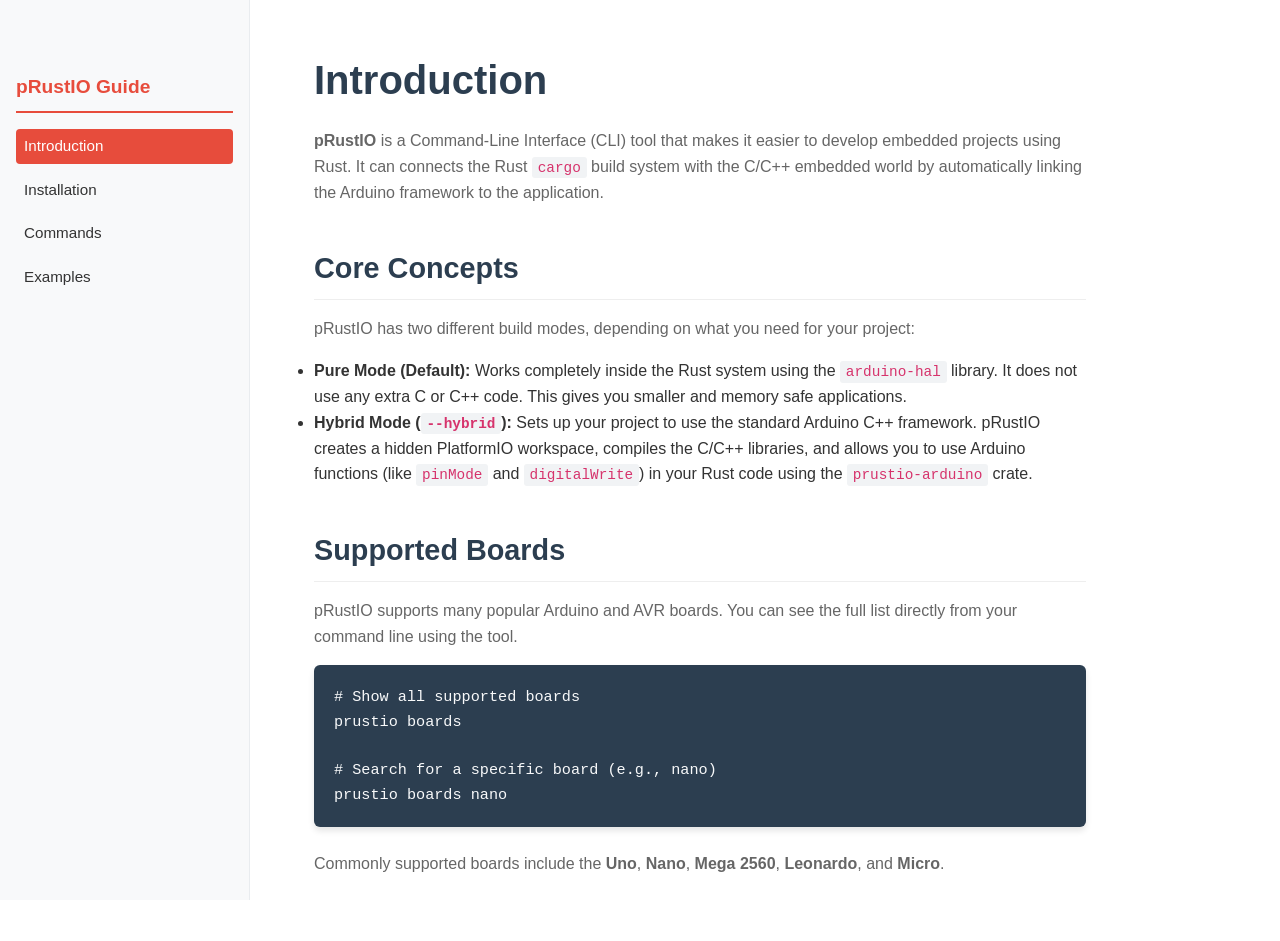
<file: doc/index.html>
<!DOCTYPE html>
<html lang="en">
<head>
    <meta charset="UTF-8">
    <meta name="viewport" content="width=device-width, initial-scale=1.0">
    <link rel="stylesheet" href="style.css">
    <title>Introduction - pRustIO Guide</title>
</head>
<body>

    <nav class="sidebar">
        <h2>pRustIO Guide</h2>
        <ul>
            <li><a href="index.html" class="active">Introduction</a></li>
            <li><a href="installation.html">Installation</a></li>
            <li><a href="commands.html">Commands</a></li>
            <li><a href="examples.html">Examples</a></li>
        </ul>
    </nav>

    <main class="content">
        <h1>Introduction</h1>
        <p>
            <strong>pRustIO</strong> is a Command-Line Interface (CLI) tool that makes it easier to develop embedded projects using Rust. It can connects the Rust <code>cargo</code> build system with the C/C++ embedded world by automatically linking the Arduino framework to the application.
        </p>

        <h2>Core Concepts</h2>
        <p>pRustIO has two different build modes, depending on what you need for your project:</p>
        <ul>
            <li>
                <strong>Pure Mode (Default):</strong> Works completely inside the Rust system using the <code>arduino-hal</code> library. It does not use any extra C or C++ code. This gives you smaller and memory safe applications.
            </li>
            <li>
                <strong>Hybrid Mode (<code>--hybrid</code>):</strong> Sets up your project to use the standard Arduino C++ framework. pRustIO creates a hidden PlatformIO workspace, compiles the C/C++ libraries, and allows you to use Arduino functions (like <code>pinMode</code> and <code>digitalWrite</code>) in your Rust code using the <code>prustio-arduino</code> crate.
            </li>
        </ul>

        <h2>Supported Boards</h2>
        <p>pRustIO supports many popular Arduino and AVR boards. You can see the full list directly from your command line using the tool.</p>
        <pre><code># Show all supported boards
prustio boards

# Search for a specific board (e.g., nano)
prustio boards nano</code></pre>
        <p>Commonly supported boards include the <strong>Uno</strong>, <strong>Nano</strong>, <strong>Mega 2560</strong>, <strong>Leonardo</strong>, and <strong>Micro</strong>.</p>
    </main>

</body>
</html>
</file>
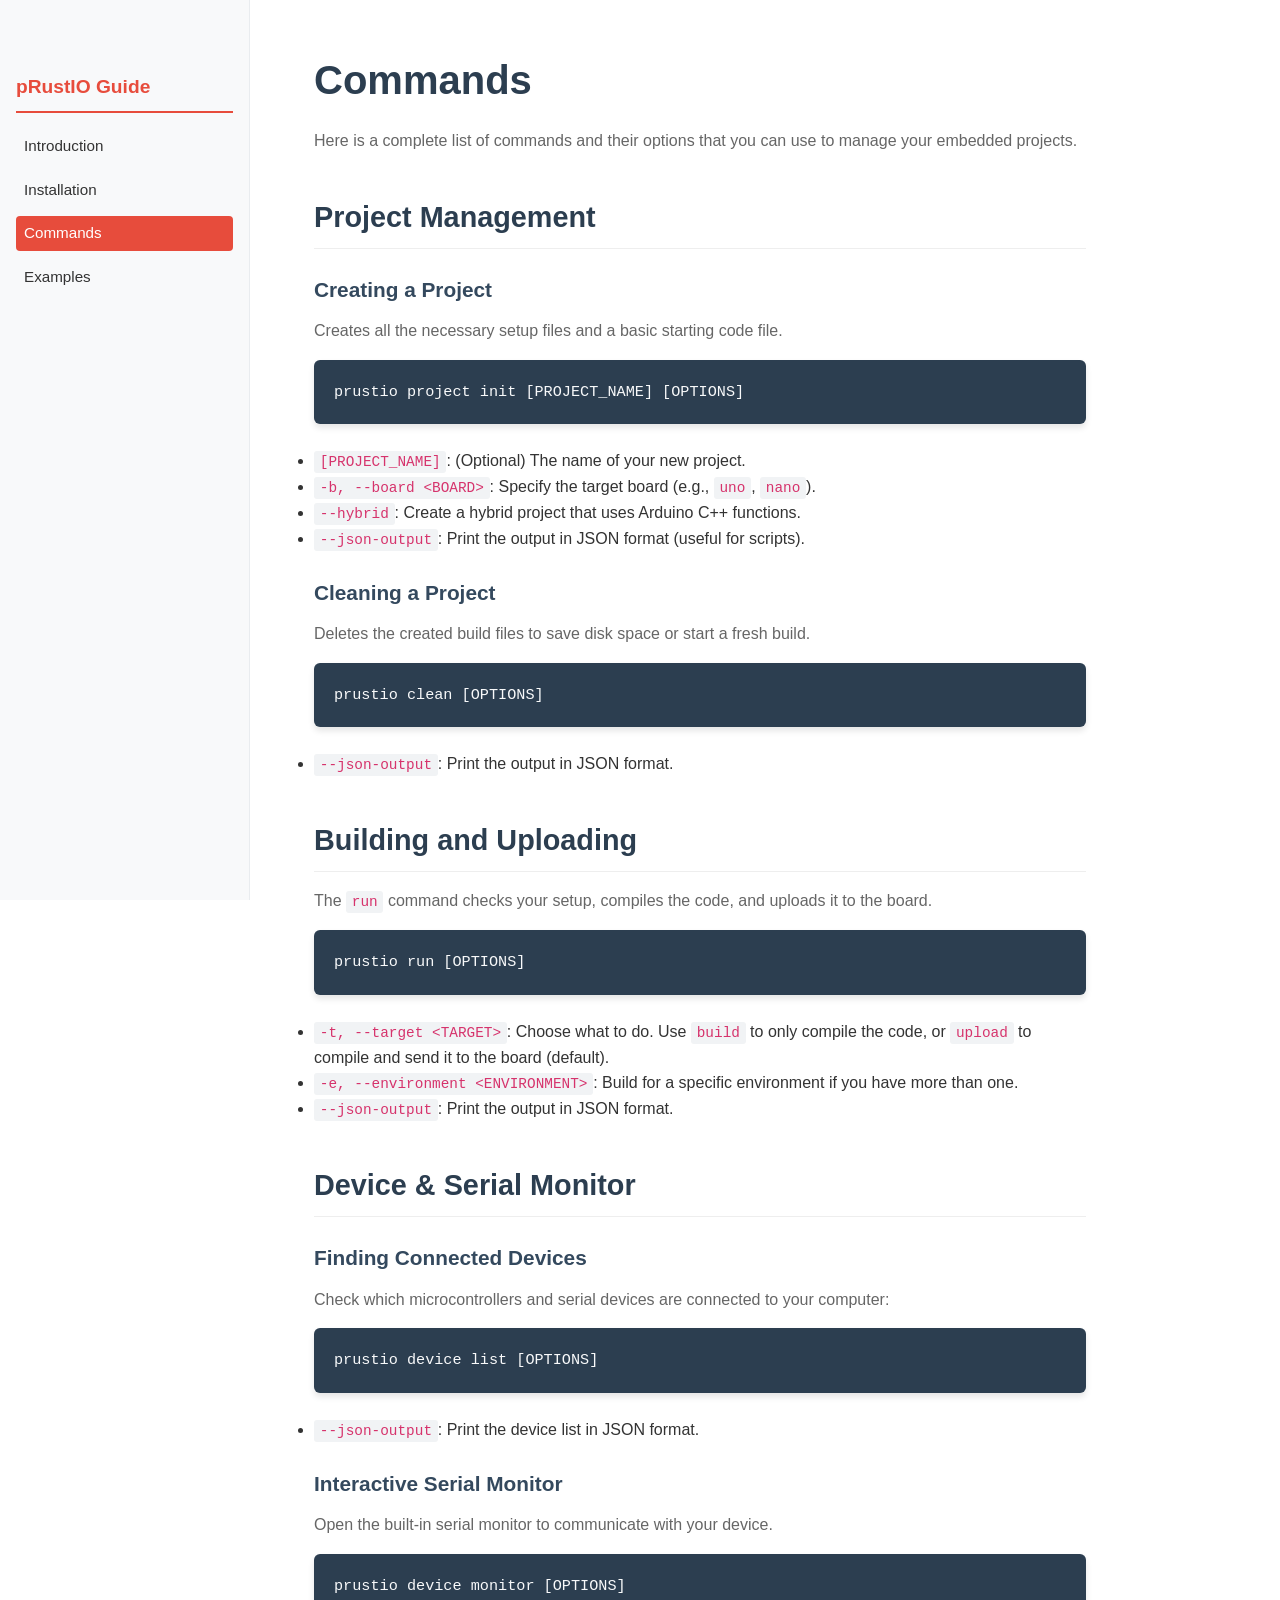
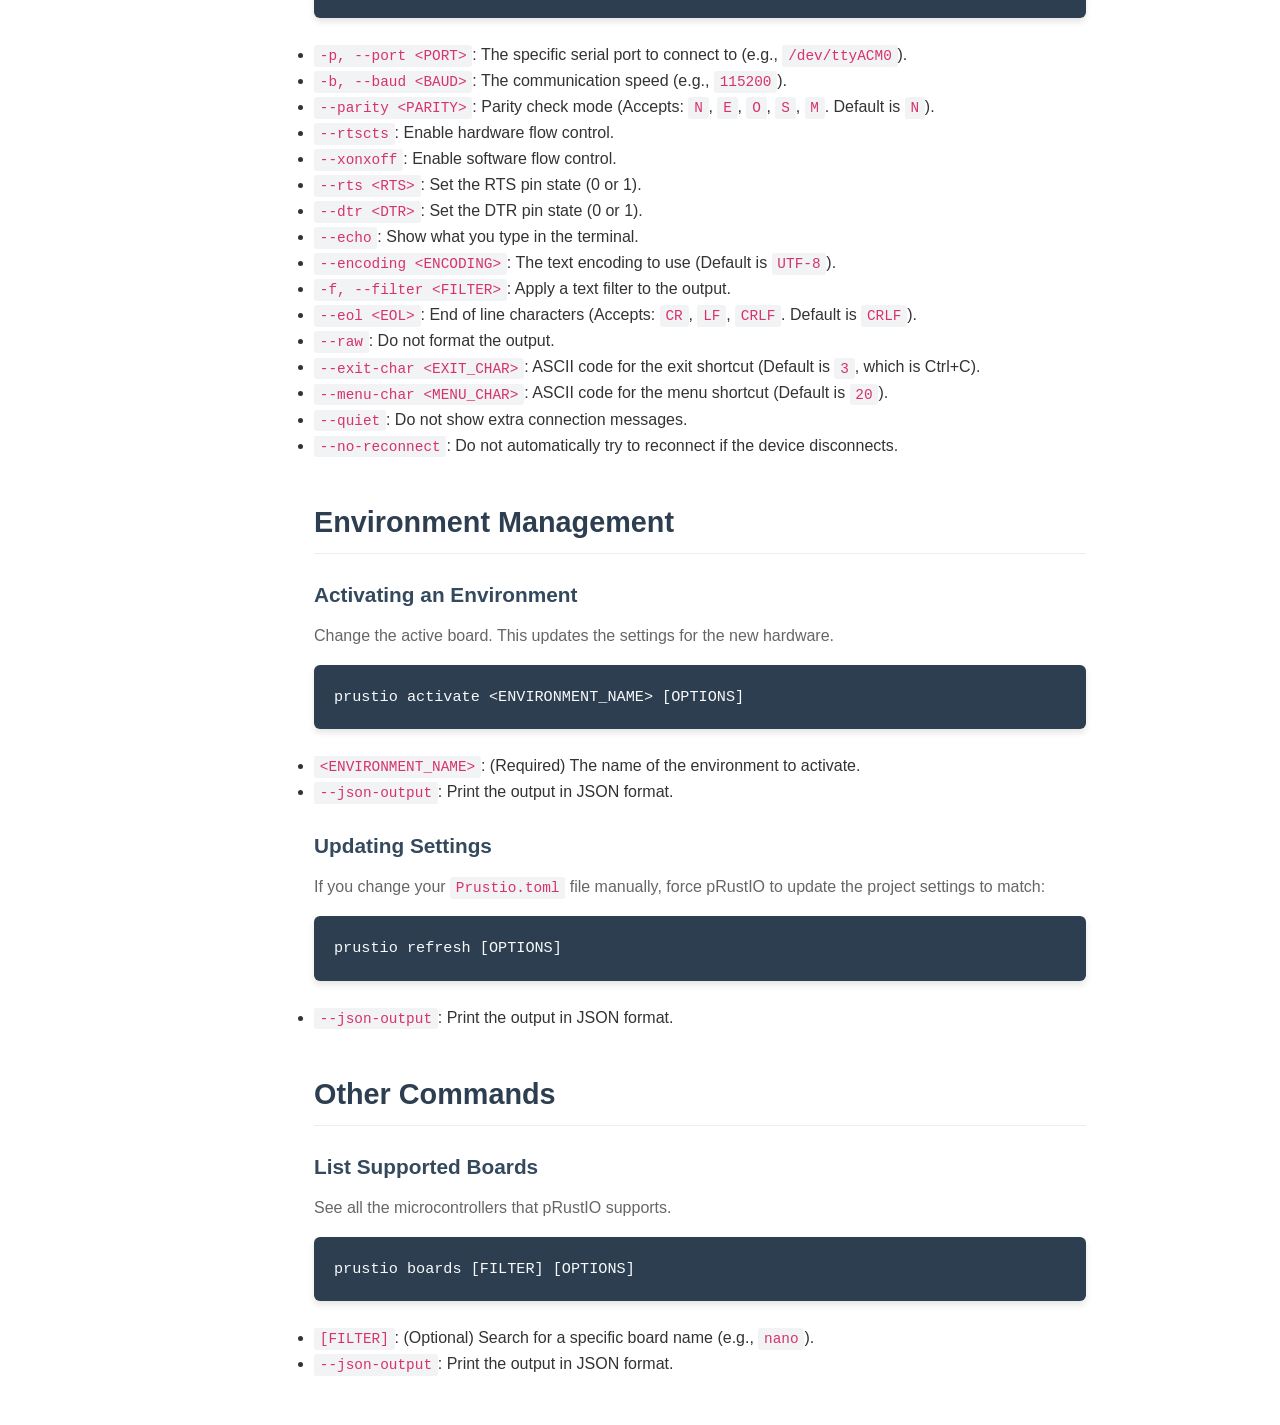
<file: doc/commands.html>
<!DOCTYPE html>
<html lang="en">
<head>
    <meta charset="UTF-8">
    <meta name="viewport" content="width=device-width, initial-scale=1.0">
    <link rel="stylesheet" href="style.css">
    <title>Commands - pRustIO Guide</title>
</head>
<body>

    <nav class="sidebar">
        <h2>pRustIO Guide</h2>
        <ul>
            <li><a href="index.html">Introduction</a></li>
            <li><a href="installation.html">Installation</a></li>
            <li><a href="commands.html" class="active">Commands</a></li>
            <li><a href="examples.html">Examples</a></li>
        </ul>
    </nav>

    <main class="content">
        <h1>Commands</h1>
        <p>Here is a complete list of commands and their options that you can use to manage your embedded projects.</p>

        <h2>Project Management</h2>

        <h3>Creating a Project</h3>
        <p>Creates all the necessary setup files and a basic starting code file.</p>
        <pre><code>prustio project init [PROJECT_NAME] [OPTIONS]</code></pre>
        <ul>
            <li><code>[PROJECT_NAME]</code>: (Optional) The name of your new project.</li>
            <li><code>-b, --board &lt;BOARD&gt;</code>: Specify the target board (e.g., <code>uno</code>, <code>nano</code>).</li>
            <li><code>--hybrid</code>: Create a hybrid project that uses Arduino C++ functions.</li>
            <li><code>--json-output</code>: Print the output in JSON format (useful for scripts).</li>
        </ul>

        <h3>Cleaning a Project</h3>
        <p>Deletes the created build files to save disk space or start a fresh build.</p>
        <pre><code>prustio clean [OPTIONS]</code></pre>
        <ul>
            <li><code>--json-output</code>: Print the output in JSON format.</li>
        </ul>

        <h2>Building and Uploading</h2>
        <p>The <code>run</code> command checks your setup, compiles the code, and uploads it to the board.</p>
        <pre><code>prustio run [OPTIONS]</code></pre>
        <ul>
            <li><code>-t, --target &lt;TARGET&gt;</code>: Choose what to do. Use <code>build</code> to only compile the code, or <code>upload</code> to compile and send it to the board (default).</li>
            <li><code>-e, --environment &lt;ENVIRONMENT&gt;</code>: Build for a specific environment if you have more than one.</li>
            <li><code>--json-output</code>: Print the output in JSON format.</li>
        </ul>

        <h2>Device & Serial Monitor</h2>

        <h3>Finding Connected Devices</h3>
        <p>Check which microcontrollers and serial devices are connected to your computer:</p>
        <pre><code>prustio device list [OPTIONS]</code></pre>
        <ul>
            <li><code>--json-output</code>: Print the device list in JSON format.</li>
        </ul>

        <h3>Interactive Serial Monitor</h3>
        <p>Open the built-in serial monitor to communicate with your device.</p>
        <pre><code>prustio device monitor [OPTIONS]</code></pre>
        <ul>
            <li><code>-p, --port &lt;PORT&gt;</code>: The specific serial port to connect to (e.g., <code>/dev/ttyACM0</code>).</li>
            <li><code>-b, --baud &lt;BAUD&gt;</code>: The communication speed (e.g., <code>115200</code>).</li>
            <li><code>--parity &lt;PARITY&gt;</code>: Parity check mode (Accepts: <code>N</code>, <code>E</code>, <code>O</code>, <code>S</code>, <code>M</code>. Default is <code>N</code>).</li>
            <li><code>--rtscts</code>: Enable hardware flow control.</li>
            <li><code>--xonxoff</code>: Enable software flow control.</li>
            <li><code>--rts &lt;RTS&gt;</code>: Set the RTS pin state (0 or 1).</li>
            <li><code>--dtr &lt;DTR&gt;</code>: Set the DTR pin state (0 or 1).</li>
            <li><code>--echo</code>: Show what you type in the terminal.</li>
            <li><code>--encoding &lt;ENCODING&gt;</code>: The text encoding to use (Default is <code>UTF-8</code>).</li>
            <li><code>-f, --filter &lt;FILTER&gt;</code>: Apply a text filter to the output.</li>
            <li><code>--eol &lt;EOL&gt;</code>: End of line characters (Accepts: <code>CR</code>, <code>LF</code>, <code>CRLF</code>. Default is <code>CRLF</code>).</li>
            <li><code>--raw</code>: Do not format the output.</li>
            <li><code>--exit-char &lt;EXIT_CHAR&gt;</code>: ASCII code for the exit shortcut (Default is <code>3</code>, which is Ctrl+C).</li>
            <li><code>--menu-char &lt;MENU_CHAR&gt;</code>: ASCII code for the menu shortcut (Default is <code>20</code>).</li>
            <li><code>--quiet</code>: Do not show extra connection messages.</li>
            <li><code>--no-reconnect</code>: Do not automatically try to reconnect if the device disconnects.</li>
        </ul>

        <h2>Environment Management</h2>

        <h3>Activating an Environment</h3>
        <p>Change the active board. This updates the settings for the new hardware.</p>
        <pre><code>prustio activate &lt;ENVIRONMENT_NAME&gt; [OPTIONS]</code></pre>
        <ul>
            <li><code>&lt;ENVIRONMENT_NAME&gt;</code>: (Required) The name of the environment to activate.</li>
            <li><code>--json-output</code>: Print the output in JSON format.</li>
        </ul>

        <h3>Updating Settings</h3>
        <p>If you change your <code>Prustio.toml</code> file manually, force pRustIO to update the project settings to match:</p>
        <pre><code>prustio refresh [OPTIONS]</code></pre>
        <ul>
            <li><code>--json-output</code>: Print the output in JSON format.</li>
        </ul>

        <h2>Other Commands</h2>

        <h3>List Supported Boards</h3>
        <p>See all the microcontrollers that pRustIO supports.</p>
        <pre><code>prustio boards [FILTER] [OPTIONS]</code></pre>
        <ul>
            <li><code>[FILTER]</code>: (Optional) Search for a specific board name (e.g., <code>nano</code>).</li>
            <li><code>--json-output</code>: Print the output in JSON format.</li>
        </ul>

    </main>

</body>
</html>
</file>
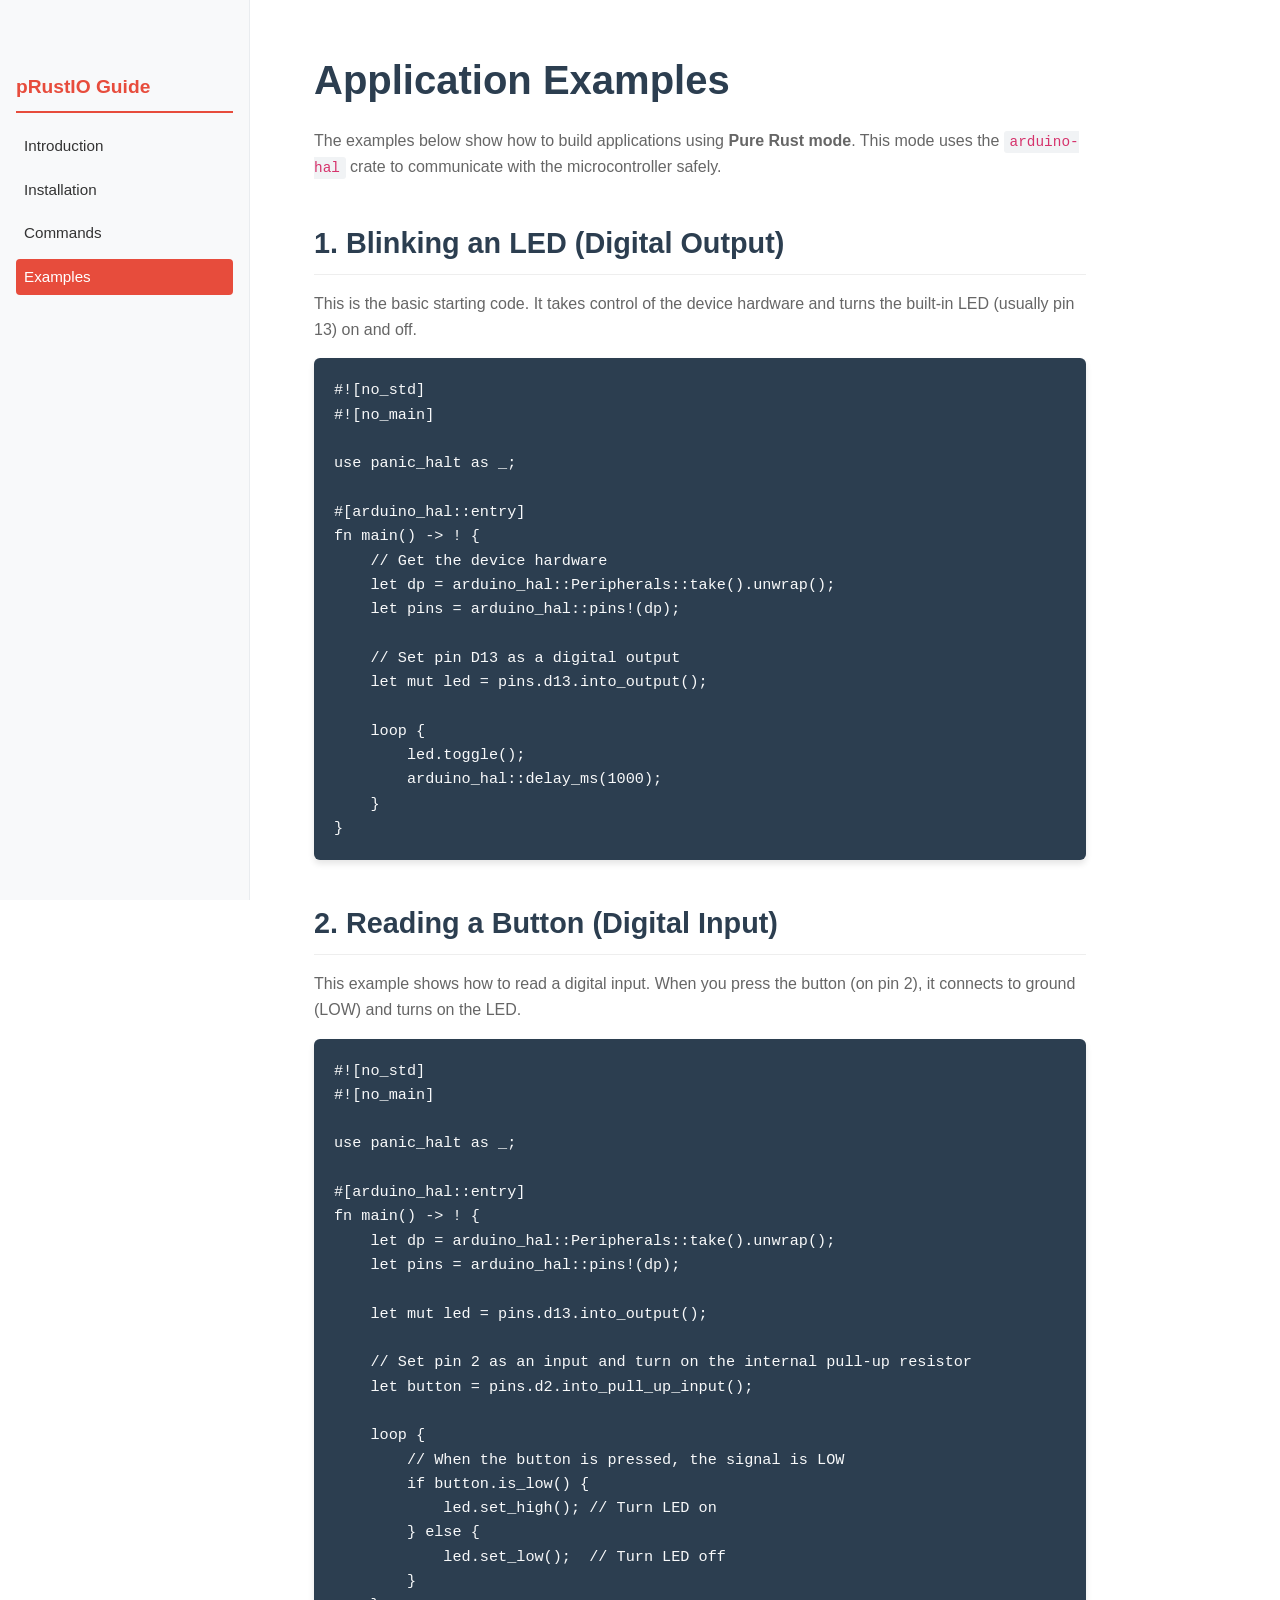
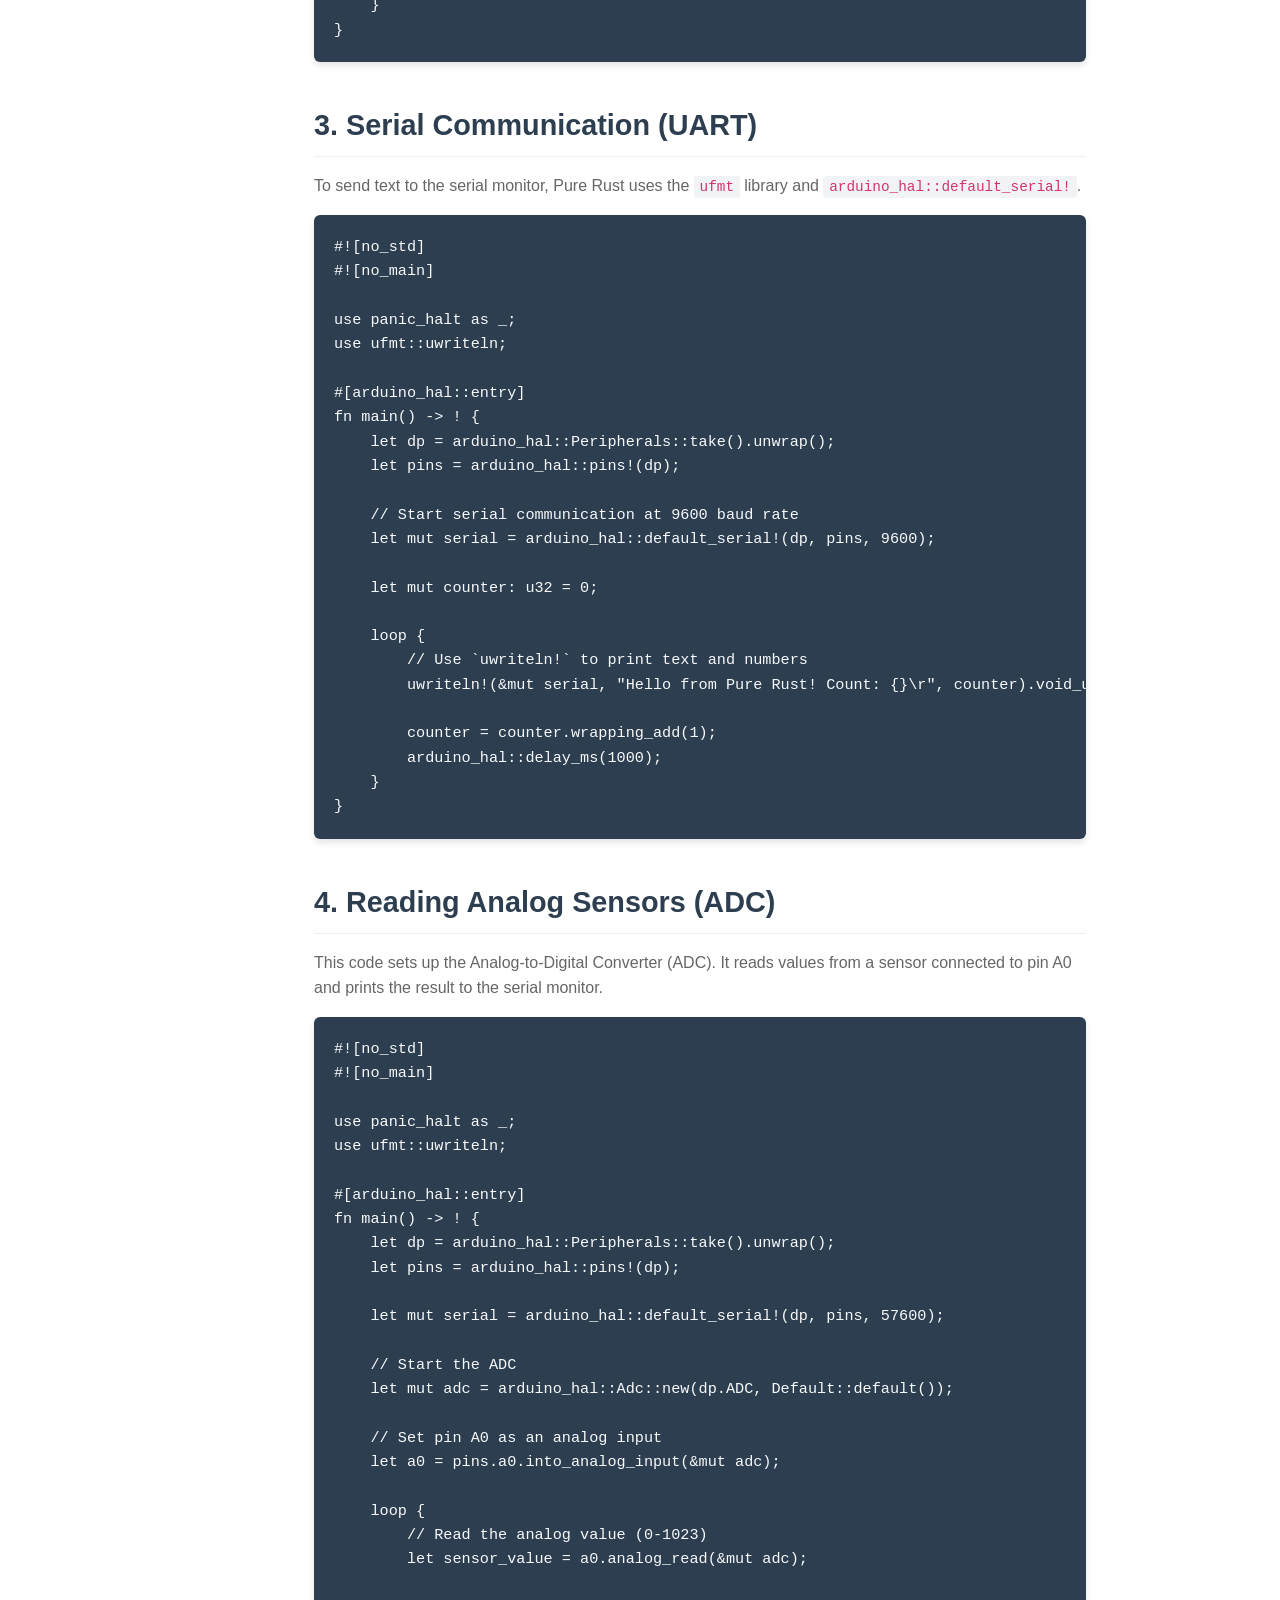
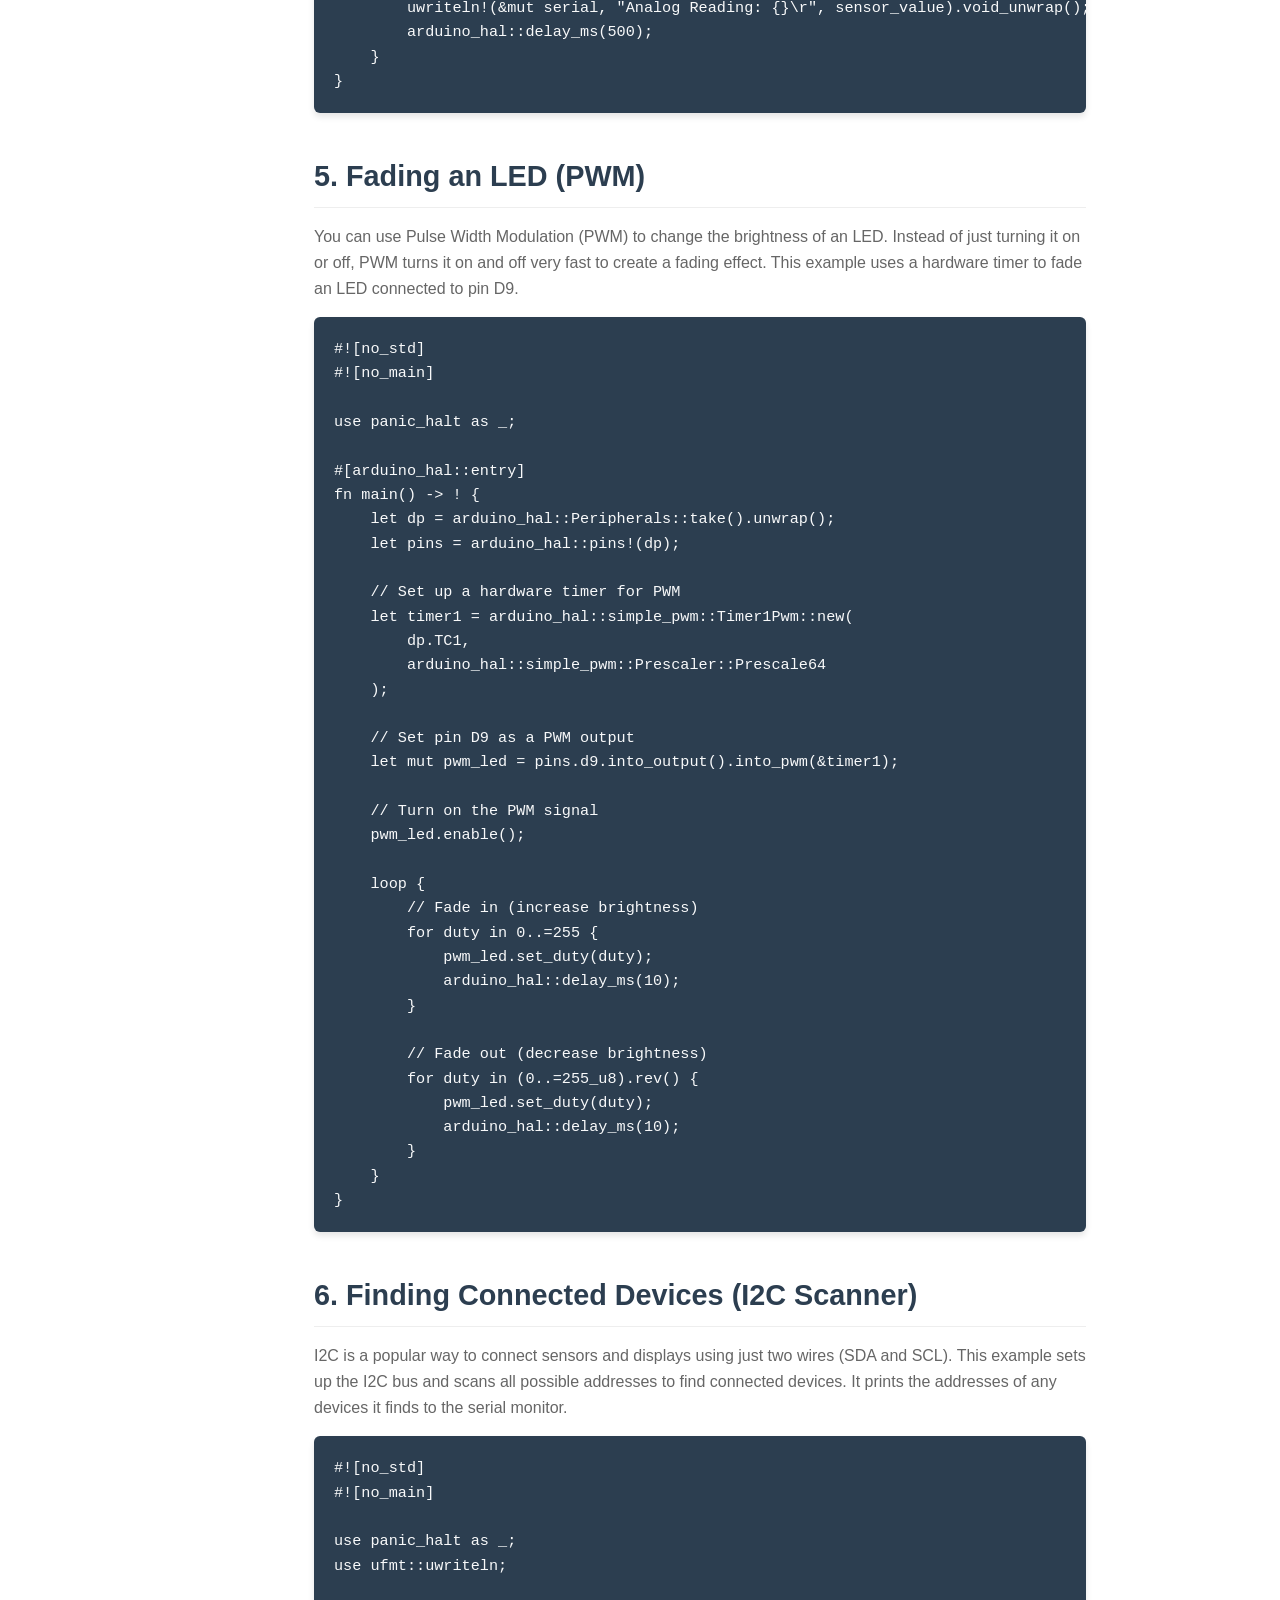
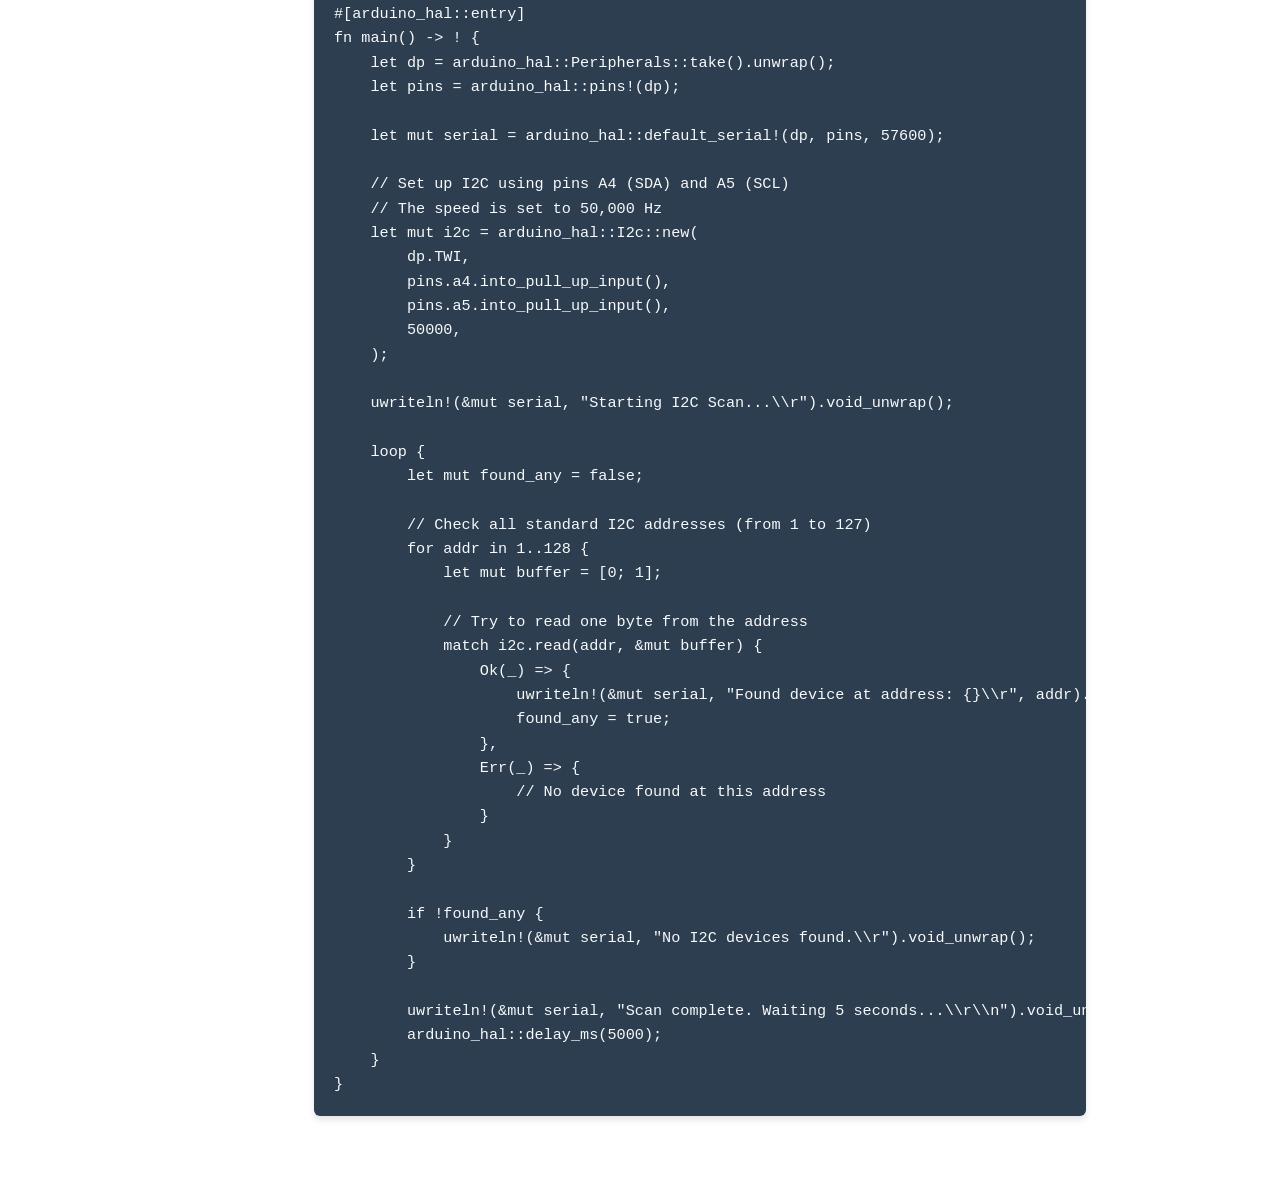
<file: doc/examples.html>
<!DOCTYPE html>
<html lang="en">
<head>
    <meta charset="UTF-8">
    <meta name="viewport" content="width=device-width, initial-scale=1.0">
    <link rel="stylesheet" href="style.css">
    <title>Examples - pRustIO Guide</title>
</head>
<body>

    <nav class="sidebar">
        <h2>pRustIO Guide</h2>
        <ul>
            <li><a href="index.html">Introduction</a></li>
            <li><a href="installation.html">Installation</a></li>
            <li><a href="commands.html">Commands</a></li>
            <li><a href="examples.html" class="active">Examples</a></li>
        </ul>
    </nav>

    <main class="content">
        <h1>Application Examples</h1>
        <p>The examples below show how to build applications using <strong>Pure Rust mode</strong>. This mode uses the <code>arduino-hal</code> crate to communicate with the microcontroller safely.</p>

        <h2>1. Blinking an LED (Digital Output)</h2>
        <p>This is the basic starting code. It takes control of the device hardware and turns the built-in LED (usually pin 13) on and off.</p>
        <pre><code>#![no_std]
#![no_main]

use panic_halt as _;

#[arduino_hal::entry]
fn main() -&gt; ! {
    // Get the device hardware
    let dp = arduino_hal::Peripherals::take().unwrap();
    let pins = arduino_hal::pins!(dp);

    // Set pin D13 as a digital output
    let mut led = pins.d13.into_output();

    loop {
        led.toggle();
        arduino_hal::delay_ms(1000);
    }
}</code></pre>

        <h2>2. Reading a Button (Digital Input)</h2>
        <p>This example shows how to read a digital input. When you press the button (on pin 2), it connects to ground (LOW) and turns on the LED.</p>
        <pre><code>#![no_std]
#![no_main]

use panic_halt as _;

#[arduino_hal::entry]
fn main() -&gt; ! {
    let dp = arduino_hal::Peripherals::take().unwrap();
    let pins = arduino_hal::pins!(dp);

    let mut led = pins.d13.into_output();

    // Set pin 2 as an input and turn on the internal pull-up resistor
    let button = pins.d2.into_pull_up_input();

    loop {
        // When the button is pressed, the signal is LOW
        if button.is_low() {
            led.set_high(); // Turn LED on
        } else {
            led.set_low();  // Turn LED off
        }
    }
}</code></pre>

        <h2>3. Serial Communication (UART)</h2>
        <p>To send text to the serial monitor, Pure Rust uses the <code>ufmt</code> library and <code>arduino_hal::default_serial!</code>.</p>
        <pre><code>#![no_std]
#![no_main]

use panic_halt as _;
use ufmt::uwriteln;

#[arduino_hal::entry]
fn main() -&gt; ! {
    let dp = arduino_hal::Peripherals::take().unwrap();
    let pins = arduino_hal::pins!(dp);

    // Start serial communication at 9600 baud rate
    let mut serial = arduino_hal::default_serial!(dp, pins, 9600);

    let mut counter: u32 = 0;

    loop {
        // Use `uwriteln!` to print text and numbers
        uwriteln!(&amp;mut serial, "Hello from Pure Rust! Count: {}\r", counter).void_unwrap();

        counter = counter.wrapping_add(1);
        arduino_hal::delay_ms(1000);
    }
}</code></pre>

        <h2>4. Reading Analog Sensors (ADC)</h2>
        <p>This code sets up the Analog-to-Digital Converter (ADC). It reads values from a sensor connected to pin A0 and prints the result to the serial monitor.</p>
        <pre><code>#![no_std]
#![no_main]

use panic_halt as _;
use ufmt::uwriteln;

#[arduino_hal::entry]
fn main() -&gt; ! {
    let dp = arduino_hal::Peripherals::take().unwrap();
    let pins = arduino_hal::pins!(dp);

    let mut serial = arduino_hal::default_serial!(dp, pins, 57600);

    // Start the ADC
    let mut adc = arduino_hal::Adc::new(dp.ADC, Default::default());

    // Set pin A0 as an analog input
    let a0 = pins.a0.into_analog_input(&amp;mut adc);

    loop {
        // Read the analog value (0-1023)
        let sensor_value = a0.analog_read(&amp;mut adc);

        uwriteln!(&amp;mut serial, "Analog Reading: {}\r", sensor_value).void_unwrap();
        arduino_hal::delay_ms(500);
    }
}</code></pre>

        <h2>5. Fading an LED (PWM)</h2>
        <p>
            You can use Pulse Width Modulation (PWM) to change the brightness of an LED. Instead of just turning it on or off, PWM turns it on and off very fast to create a fading effect. This example uses a hardware timer to fade an LED connected to pin D9.
        </p>
        <pre><code>#![no_std]
#![no_main]

use panic_halt as _;

#[arduino_hal::entry]
fn main() -&gt; ! {
    let dp = arduino_hal::Peripherals::take().unwrap();
    let pins = arduino_hal::pins!(dp);

    // Set up a hardware timer for PWM
    let timer1 = arduino_hal::simple_pwm::Timer1Pwm::new(
        dp.TC1,
        arduino_hal::simple_pwm::Prescaler::Prescale64
    );

    // Set pin D9 as a PWM output
    let mut pwm_led = pins.d9.into_output().into_pwm(&amp;timer1);

    // Turn on the PWM signal
    pwm_led.enable();

    loop {
        // Fade in (increase brightness)
        for duty in 0..=255 {
            pwm_led.set_duty(duty);
            arduino_hal::delay_ms(10);
        }

        // Fade out (decrease brightness)
        for duty in (0..=255_u8).rev() {
            pwm_led.set_duty(duty);
            arduino_hal::delay_ms(10);
        }
    }
}</code></pre>

        <h2>6. Finding Connected Devices (I2C Scanner)</h2>
        <p>
            I2C is a popular way to connect sensors and displays using just two wires (SDA and SCL). This example sets up the I2C bus and scans all possible addresses to find connected devices. It prints the addresses of any devices it finds to the serial monitor.
        </p>
        <pre><code>#![no_std]
#![no_main]

use panic_halt as _;
use ufmt::uwriteln;

#[arduino_hal::entry]
fn main() -&gt; ! {
    let dp = arduino_hal::Peripherals::take().unwrap();
    let pins = arduino_hal::pins!(dp);

    let mut serial = arduino_hal::default_serial!(dp, pins, 57600);

    // Set up I2C using pins A4 (SDA) and A5 (SCL)
    // The speed is set to 50,000 Hz
    let mut i2c = arduino_hal::I2c::new(
        dp.TWI,
        pins.a4.into_pull_up_input(),
        pins.a5.into_pull_up_input(),
        50000,
    );

    uwriteln!(&amp;mut serial, "Starting I2C Scan...\\r").void_unwrap();

    loop {
        let mut found_any = false;

        // Check all standard I2C addresses (from 1 to 127)
        for addr in 1..128 {
            let mut buffer = [0; 1];

            // Try to read one byte from the address
            match i2c.read(addr, &amp;mut buffer) {
                Ok(_) =&gt; {
                    uwriteln!(&amp;mut serial, "Found device at address: {}\\r", addr).void_unwrap();
                    found_any = true;
                },
                Err(_) =&gt; {
                    // No device found at this address
                }
            }
        }

        if !found_any {
            uwriteln!(&amp;mut serial, "No I2C devices found.\\r").void_unwrap();
        }

        uwriteln!(&amp;mut serial, "Scan complete. Waiting 5 seconds...\\r\\n").void_unwrap();
        arduino_hal::delay_ms(5000);
    }
}</code></pre>

    </main>

</body>
</html>
</file>
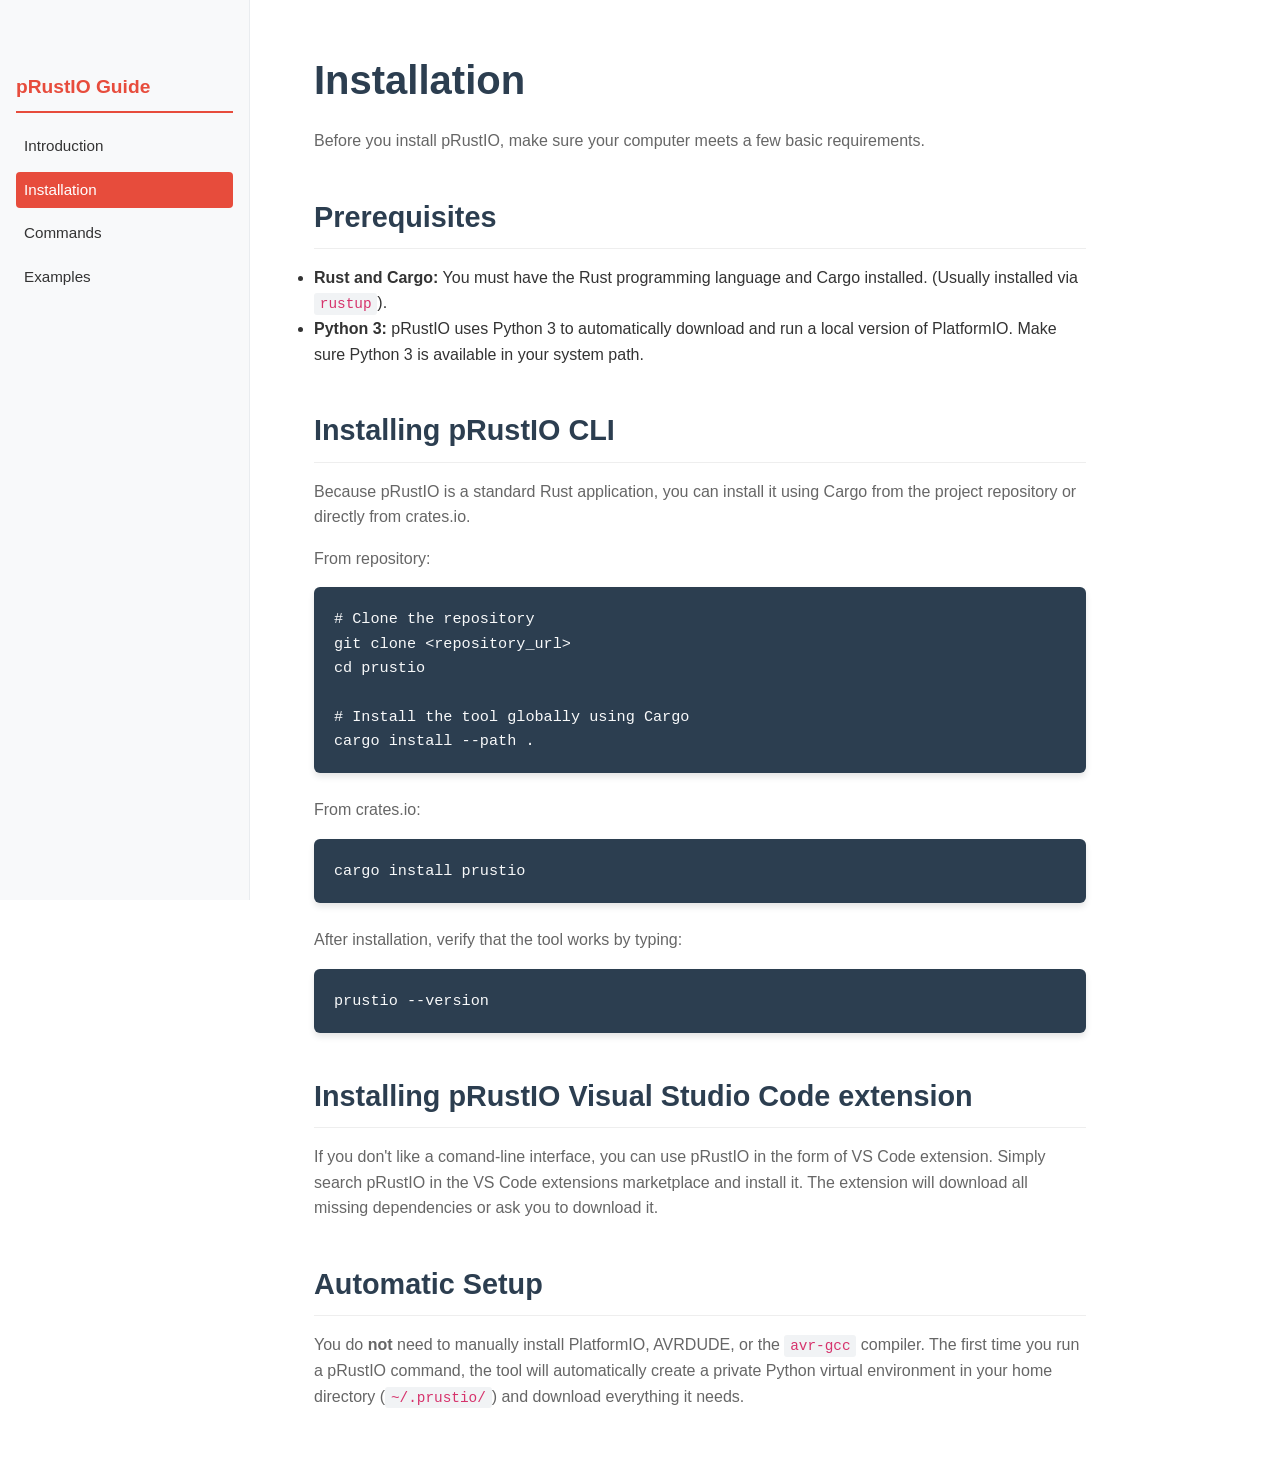
<file: doc/installation.html>
<!DOCTYPE html>
<html lang="en">
<head>
    <meta charset="UTF-8">
    <meta name="viewport" content="width=device-width, initial-scale=1.0">
    <link rel="stylesheet" href="style.css">
    <title>Installation - pRustIO Guide</title>
</head>
<body>

    <nav class="sidebar">
        <h2>pRustIO Guide</h2>
        <ul>
            <li><a href="index.html">Introduction</a></li>
            <li><a href="installation.html" class="active">Installation</a></li>
            <li><a href="commands.html">Commands</a></li>
            <li><a href="examples.html">Examples</a></li>
        </ul>
    </nav>

    <main class="content">
        <h1>Installation</h1>
        <p>Before you install pRustIO, make sure your computer meets a few basic requirements.</p>

        <h2>Prerequisites</h2>
        <ul>
            <li><strong>Rust and Cargo:</strong> You must have the Rust programming language and Cargo installed. (Usually installed via <code>rustup</code>).</li>
            <li><strong>Python 3:</strong> pRustIO uses Python 3 to automatically download and run a local version of PlatformIO. Make sure Python 3 is available in your system path.</li>
        </ul>

        <h2>Installing pRustIO CLI</h2>
        <p>Because pRustIO is a standard Rust application, you can install it using Cargo from the project repository or directly from crates.io.</p>

        <p>From repository: </p>
        <pre><code># Clone the repository
git clone &lt;repository_url&gt;
cd prustio

# Install the tool globally using Cargo
cargo install --path .</code></pre>

        <p>From crates.io:</p>
        <pre><code>cargo install prustio</code></pre>

        <p>After installation, verify that the tool works by typing:</p>
        <pre><code>prustio --version</code></pre>

        <h2>Installing pRustIO Visual Studio Code extension</h2>
        <p>If you don't like a comand-line interface, you can use pRustIO in the form of VS Code extension. Simply search pRustIO in the VS Code extensions marketplace and install it. The extension will download all missing dependencies or ask you to download it.</p>

        <h2>Automatic Setup</h2>
        <p>
            You do <strong>not</strong> need to manually install PlatformIO, AVRDUDE, or the <code>avr-gcc</code> compiler.
            The first time you run a pRustIO command, the tool will automatically create a private Python virtual environment in your home directory (<code>~/.prustio/</code>) and download everything it needs.
        </p>
    </main>

</body>
</html>
</file>
<file: doc/style.css>
:root {
    --primary: #e74c3c;
    --text-main: #333333;
    --text-light: #666666;
    --bg-body: #ffffff;
    --bg-sidebar: #f8f9fa;
    --bg-code: #2c3e50;
}

* {
    box-sizing: border-box;
    margin: 0;
    padding: 0;
}

body {
    font-family: -apple-system, BlinkMacSystemFont, "Segoe UI", Roboto, Helvetica, Arial, sans-serif;
    line-height: 1.6;
    color: var(--text-main);
    display: flex;
}

/* Sidebar styles */
.sidebar {
    width: 250px;
    background-color: var(--bg-sidebar);
    height: 100vh;
    position: fixed;
    padding: 2rem 1rem;
    overflow-y: auto;
    border-right: 1px solid #e9ecef;
}

.sidebar h2 {
    font-size: 1.2rem;
    color: var(--primary);
    margin-bottom: 1rem;
    padding-bottom: 0.5rem;
    border-bottom: 2px solid var(--primary);
}

.sidebar ul {
    list-style: none;
}

.sidebar li {
    margin-bottom: 0.5rem;
}

.sidebar a {
    text-decoration: none;
    color: var(--text-main);
    font-size: 0.95rem;
    display: block;
    padding: 0.35rem 0.5rem;
    border-radius: 4px;
    transition: background-color 0.2s, color 0.2s;
}

.sidebar a:hover {
    color: var(--primary);
    background-color: #eeeeee;
}

.sidebar a.active {
    color: white;
    background-color: var(--primary);
}

/* Main content styles */
.content {
    margin-left: 250px;
    padding: 3rem 4rem;
    max-width: 900px;
    width: 100%;
}

h1 {
    font-size: 2.5rem;
    margin-bottom: 1rem;
    color: #2c3e50;
}

h2 {
    font-size: 1.8rem;
    margin-top: 2.5rem;
    margin-bottom: 1rem;
    padding-bottom: 0.5rem;
    border-bottom: 1px solid #eee;
    color: #2c3e50;
}

h3 {
    font-size: 1.3rem;
    margin-top: 1.5rem;
    margin-bottom: 0.75rem;
    color: #34495e;
}

p {
    margin-bottom: 1rem;
    color: var(--text-light);
}

/* Code styles */
code {
    font-family: "SFMono-Regular", Consolas, "Liberation Mono", Menlo, monospace;
    background-color: #f1f3f5;
    padding: 0.2em 0.4em;
    border-radius: 3px;
    font-size: 0.9em;
    color: #d6336c;
}

pre {
    background-color: var(--bg-code);
    padding: 1.25rem;
    border-radius: 6px;
    overflow-x: auto;
    margin-bottom: 1.5rem;
    box-shadow: 0 4px 6px rgba(0,0,0,0.1);
}

pre code {
    background-color: transparent;
    color: #f8f9fa;
    padding: 0;
    font-size: 0.95rem;
}

/* Responsive */
@media (max-width: 768px) {
    body {
        flex-direction: column;
    }
    .sidebar {
        width: 100%;
        height: auto;
        position: relative;
        border-right: none;
        border-bottom: 1px solid #e9ecef;
    }
    .content {
        margin-left: 0;
        padding: 2rem;
    }
}
</file>
